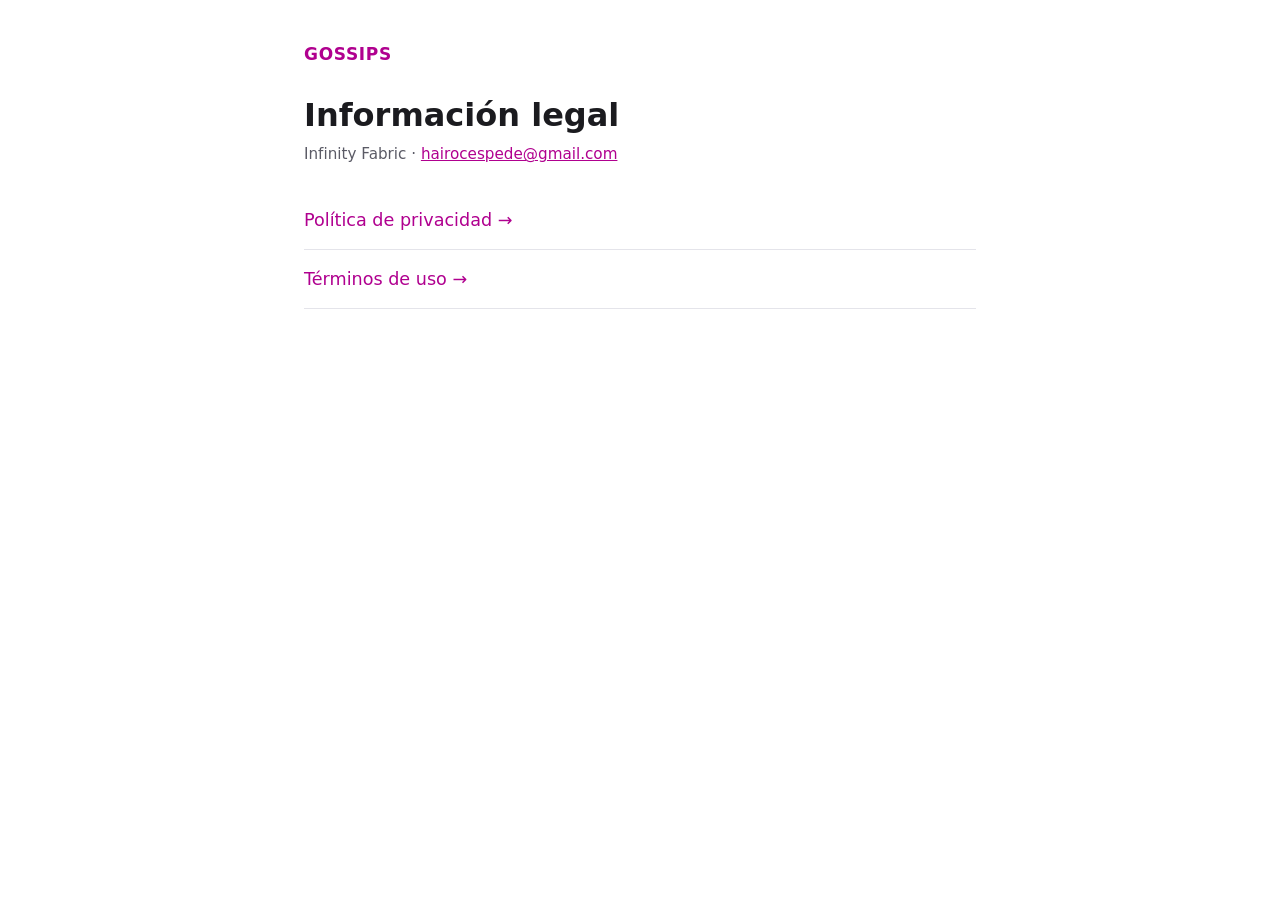
<file: index.html>
<!doctype html>
<html lang="es">
<head>
  <meta charset="utf-8">
  <meta name="viewport" content="width=device-width, initial-scale=1">
  <title>Gossips · Legal</title>
  <link rel="stylesheet" href="estilo.css">
</head>
<body>
  <main>
    <span class="marca">GOSSIPS</span>
    <h1>Información legal</h1>
    <p class="meta">Infinity Fabric · <a href="mailto:hairocespede@gmail.com">hairocespede@gmail.com</a></p>

    <nav class="indice">
      <a href="privacidad/">Política de privacidad →</a>
      <a href="terminos/">Términos de uso →</a>
    </nav>
  </main>
</body>
</html>
</file>
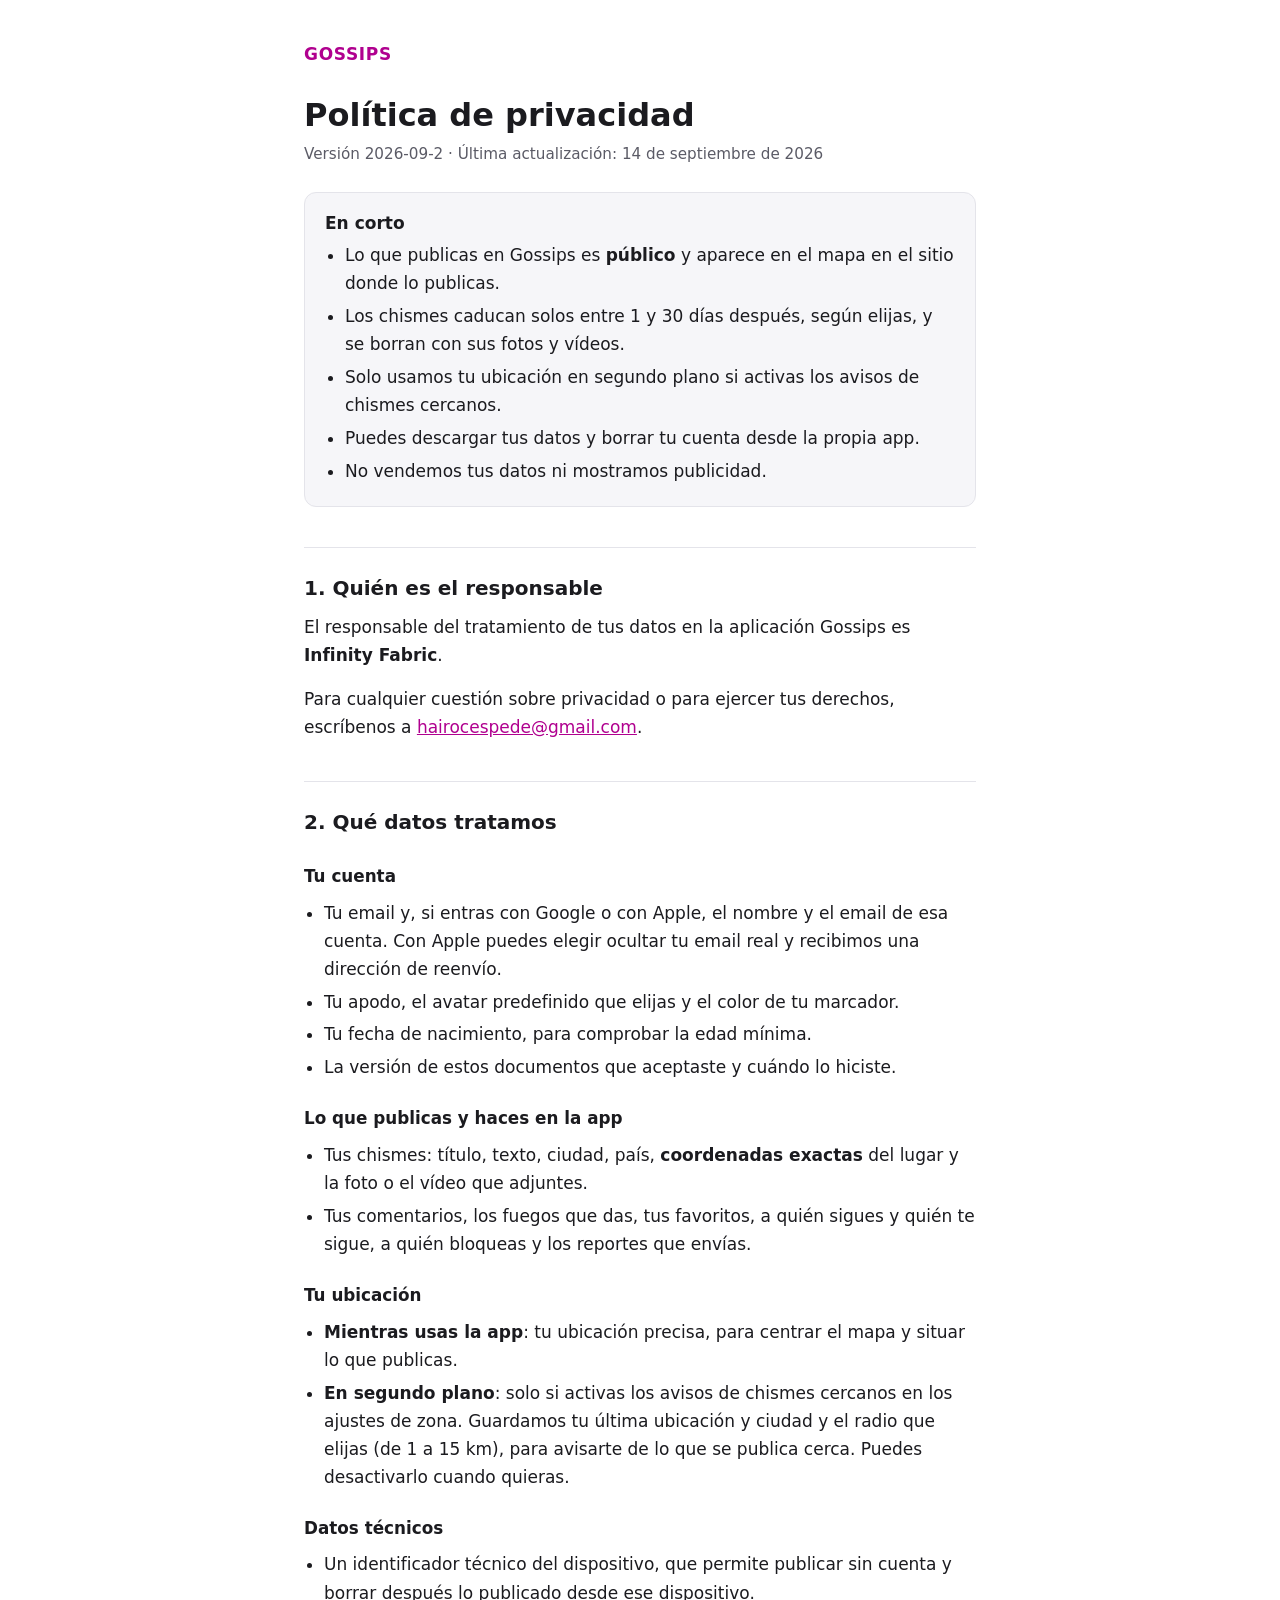
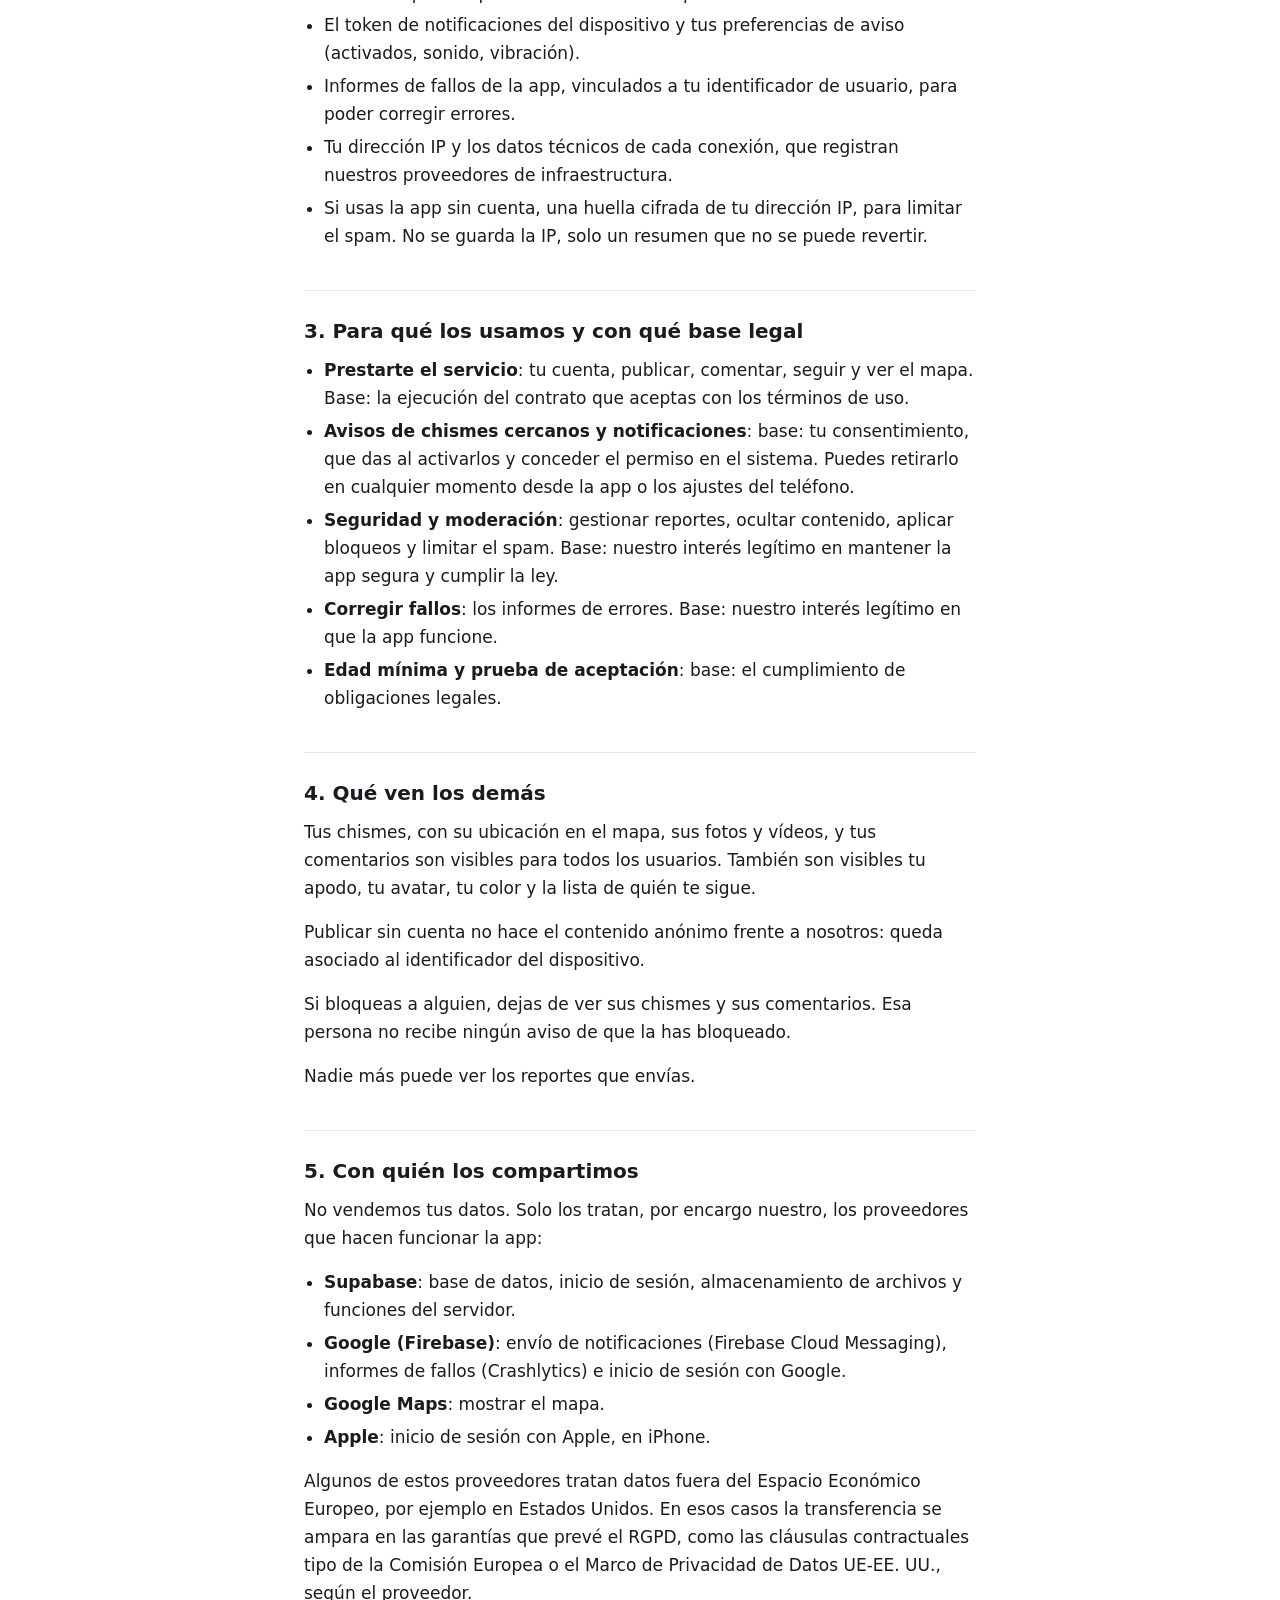
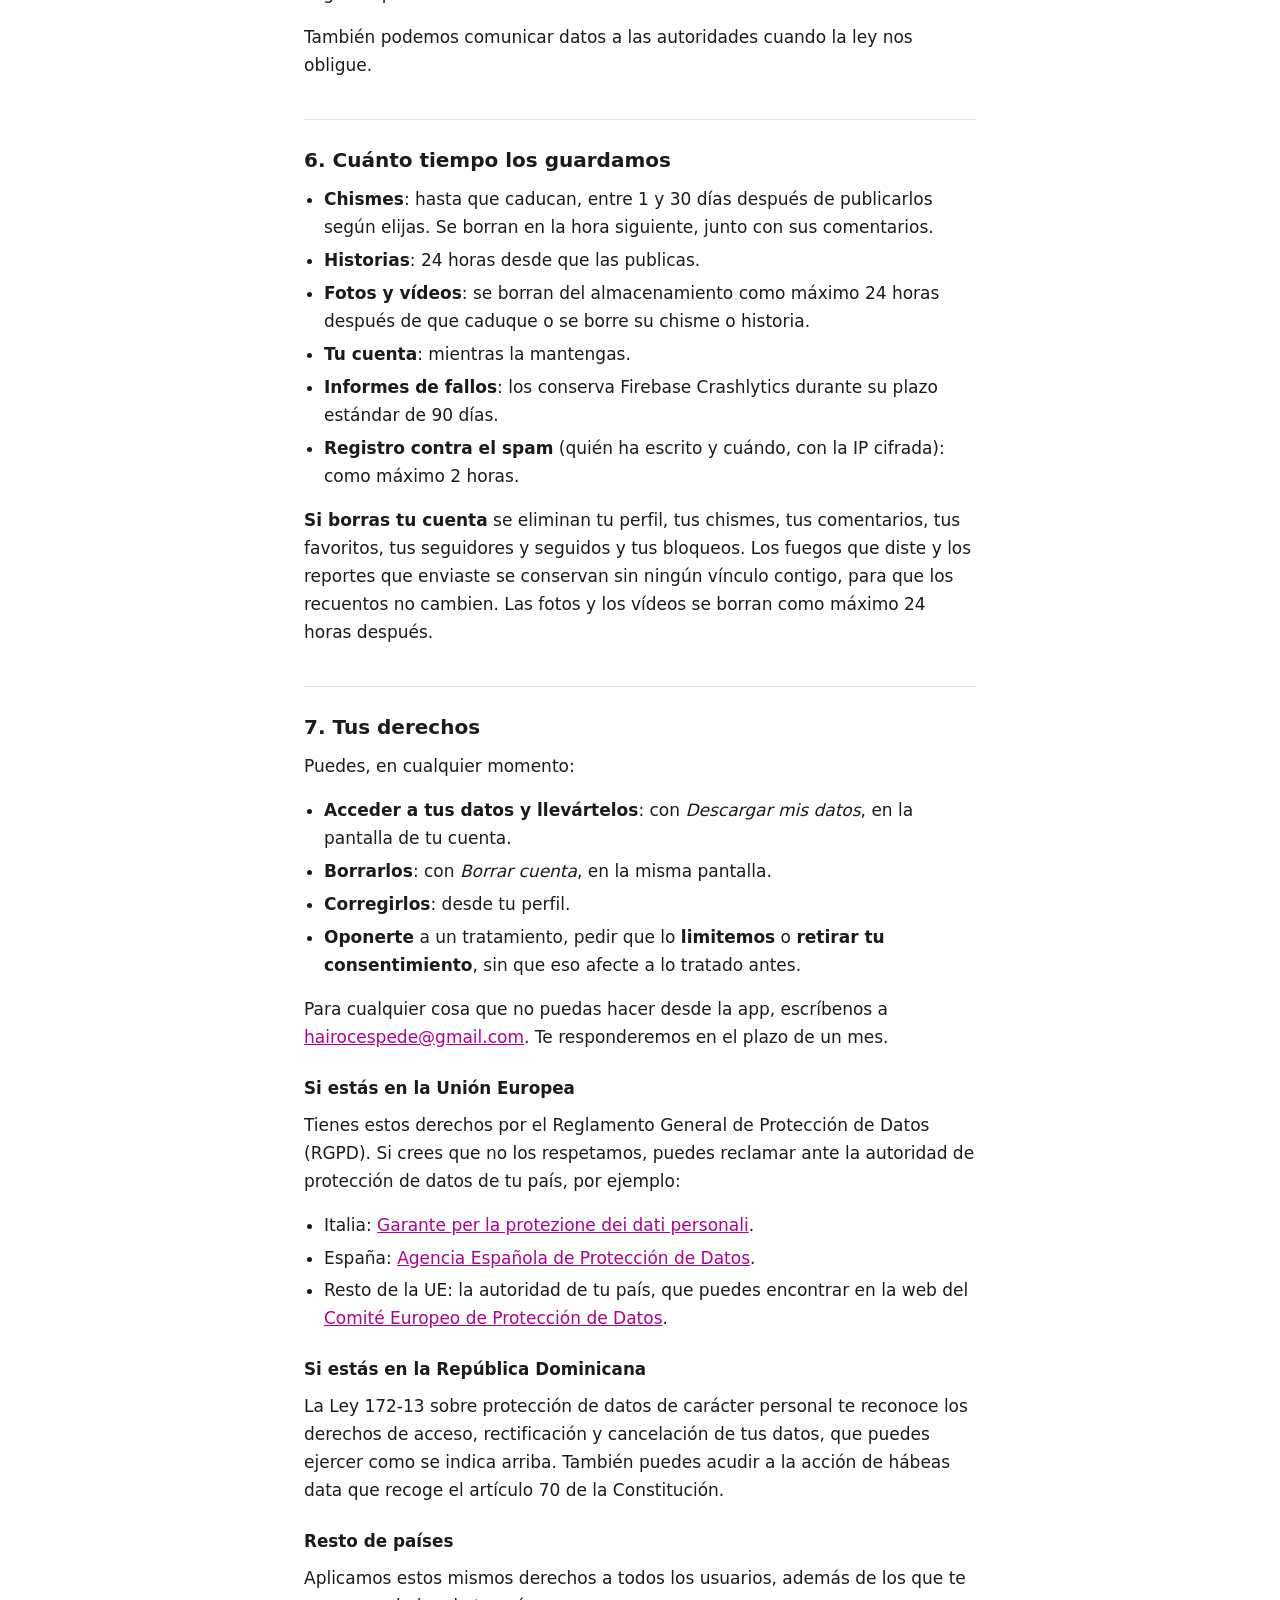
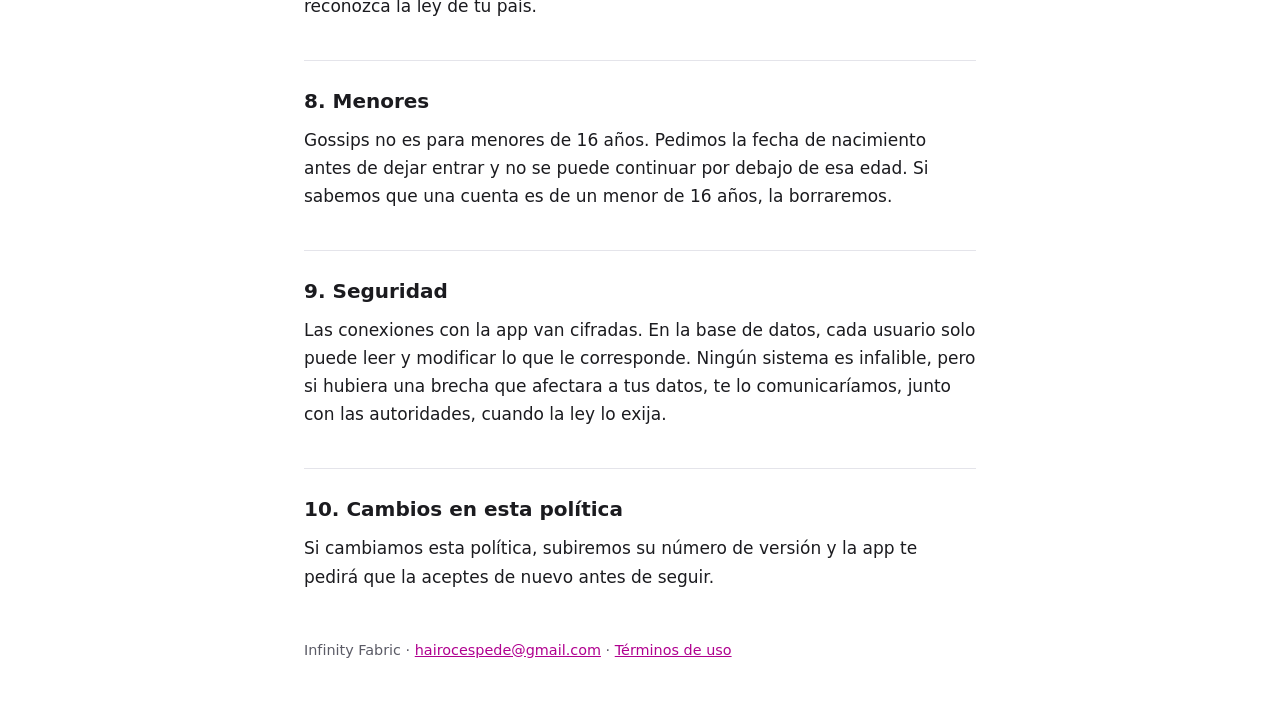
<file: privacidad/index.html>
<!doctype html>
<html lang="es">
<head>
  <meta charset="utf-8">
  <meta name="viewport" content="width=device-width, initial-scale=1">
  <title>Política de privacidad · Gossips</title>
  <link rel="stylesheet" href="../estilo.css">
</head>
<body>
  <main>
    <a class="marca" href="../">GOSSIPS</a>
    <h1>Política de privacidad</h1>
    <p class="meta">Versión 2026-09-2 · Última actualización: 14 de septiembre de 2026</p>

    <div class="resumen">
      <strong>En corto</strong>
      <ul>
        <li>Lo que publicas en Gossips es <strong>público</strong> y aparece en el mapa en el sitio donde lo publicas.</li>
        <li>Los chismes caducan solos entre 1 y 30 días después, según elijas, y se borran con sus fotos y vídeos.</li>
        <li>Solo usamos tu ubicación en segundo plano si activas los avisos de chismes cercanos.</li>
        <li>Puedes descargar tus datos y borrar tu cuenta desde la propia app.</li>
        <li>No vendemos tus datos ni mostramos publicidad.</li>
      </ul>
    </div>

    <h2>1. Quién es el responsable</h2>
    <p>El responsable del tratamiento de tus datos en la aplicación Gossips es <strong>Infinity Fabric</strong>.</p>
    <p>Para cualquier cuestión sobre privacidad o para ejercer tus derechos, escríbenos a <a href="mailto:hairocespede@gmail.com">hairocespede@gmail.com</a>.</p>

    <h2>2. Qué datos tratamos</h2>

    <h3>Tu cuenta</h3>
    <ul>
      <li>Tu email y, si entras con Google o con Apple, el nombre y el email de esa cuenta. Con Apple puedes elegir ocultar tu email real y recibimos una dirección de reenvío.</li>
      <li>Tu apodo, el avatar predefinido que elijas y el color de tu marcador.</li>
      <li>Tu fecha de nacimiento, para comprobar la edad mínima.</li>
      <li>La versión de estos documentos que aceptaste y cuándo lo hiciste.</li>
    </ul>

    <h3>Lo que publicas y haces en la app</h3>
    <ul>
      <li>Tus chismes: título, texto, ciudad, país, <strong>coordenadas exactas</strong> del lugar y la foto o el vídeo que adjuntes.</li>
      <li>Tus comentarios, los fuegos que das, tus favoritos, a quién sigues y quién te sigue, a quién bloqueas y los reportes que envías.</li>
    </ul>

    <h3>Tu ubicación</h3>
    <ul>
      <li><strong>Mientras usas la app</strong>: tu ubicación precisa, para centrar el mapa y situar lo que publicas.</li>
      <li><strong>En segundo plano</strong>: solo si activas los avisos de chismes cercanos en los ajustes de zona. Guardamos tu última ubicación y ciudad y el radio que elijas (de 1 a 15 km), para avisarte de lo que se publica cerca. Puedes desactivarlo cuando quieras.</li>
    </ul>

    <h3>Datos técnicos</h3>
    <ul>
      <li>Un identificador técnico del dispositivo, que permite publicar sin cuenta y borrar después lo publicado desde ese dispositivo.</li>
      <li>El token de notificaciones del dispositivo y tus preferencias de aviso (activados, sonido, vibración).</li>
      <li>Informes de fallos de la app, vinculados a tu identificador de usuario, para poder corregir errores.</li>
      <li>Tu dirección IP y los datos técnicos de cada conexión, que registran nuestros proveedores de infraestructura.</li>
      <li>Si usas la app sin cuenta, una huella cifrada de tu dirección IP, para limitar el spam. No se guarda la IP, solo un resumen que no se puede revertir.</li>
    </ul>

    <h2>3. Para qué los usamos y con qué base legal</h2>
    <ul>
      <li><strong>Prestarte el servicio</strong>: tu cuenta, publicar, comentar, seguir y ver el mapa. Base: la ejecución del contrato que aceptas con los términos de uso.</li>
      <li><strong>Avisos de chismes cercanos y notificaciones</strong>: base: tu consentimiento, que das al activarlos y conceder el permiso en el sistema. Puedes retirarlo en cualquier momento desde la app o los ajustes del teléfono.</li>
      <li><strong>Seguridad y moderación</strong>: gestionar reportes, ocultar contenido, aplicar bloqueos y limitar el spam. Base: nuestro interés legítimo en mantener la app segura y cumplir la ley.</li>
      <li><strong>Corregir fallos</strong>: los informes de errores. Base: nuestro interés legítimo en que la app funcione.</li>
      <li><strong>Edad mínima y prueba de aceptación</strong>: base: el cumplimiento de obligaciones legales.</li>
    </ul>

    <h2>4. Qué ven los demás</h2>
    <p>Tus chismes, con su ubicación en el mapa, sus fotos y vídeos, y tus comentarios son visibles para todos los usuarios. También son visibles tu apodo, tu avatar, tu color y la lista de quién te sigue.</p>
    <p>Publicar sin cuenta no hace el contenido anónimo frente a nosotros: queda asociado al identificador del dispositivo.</p>
    <p>Si bloqueas a alguien, dejas de ver sus chismes y sus comentarios. Esa persona no recibe ningún aviso de que la has bloqueado.</p>
    <p>Nadie más puede ver los reportes que envías.</p>

    <h2>5. Con quién los compartimos</h2>
    <p>No vendemos tus datos. Solo los tratan, por encargo nuestro, los proveedores que hacen funcionar la app:</p>
    <ul>
      <li><strong>Supabase</strong>: base de datos, inicio de sesión, almacenamiento de archivos y funciones del servidor.</li>
      <li><strong>Google (Firebase)</strong>: envío de notificaciones (Firebase Cloud Messaging), informes de fallos (Crashlytics) e inicio de sesión con Google.</li>
      <li><strong>Google Maps</strong>: mostrar el mapa.</li>
      <li><strong>Apple</strong>: inicio de sesión con Apple, en iPhone.</li>
    </ul>
    <p>Algunos de estos proveedores tratan datos fuera del Espacio Económico Europeo, por ejemplo en Estados Unidos. En esos casos la transferencia se ampara en las garantías que prevé el RGPD, como las cláusulas contractuales tipo de la Comisión Europea o el Marco de Privacidad de Datos UE-EE. UU., según el proveedor.</p>
    <p>También podemos comunicar datos a las autoridades cuando la ley nos obligue.</p>

    <h2>6. Cuánto tiempo los guardamos</h2>
    <ul>
      <li><strong>Chismes</strong>: hasta que caducan, entre 1 y 30 días después de publicarlos según elijas. Se borran en la hora siguiente, junto con sus comentarios.</li>
      <li><strong>Historias</strong>: 24 horas desde que las publicas.</li>
      <li><strong>Fotos y vídeos</strong>: se borran del almacenamiento como máximo 24 horas después de que caduque o se borre su chisme o historia.</li>
      <li><strong>Tu cuenta</strong>: mientras la mantengas.</li>
      <li><strong>Informes de fallos</strong>: los conserva Firebase Crashlytics durante su plazo estándar de 90 días.</li>
      <li><strong>Registro contra el spam</strong> (quién ha escrito y cuándo, con la IP cifrada): como máximo 2 horas.</li>
    </ul>
    <p><strong>Si borras tu cuenta</strong> se eliminan tu perfil, tus chismes, tus comentarios, tus favoritos, tus seguidores y seguidos y tus bloqueos. Los fuegos que diste y los reportes que enviaste se conservan sin ningún vínculo contigo, para que los recuentos no cambien. Las fotos y los vídeos se borran como máximo 24 horas después.</p>

    <h2>7. Tus derechos</h2>
    <p>Puedes, en cualquier momento:</p>
    <ul>
      <li><strong>Acceder a tus datos y llevártelos</strong>: con <em>Descargar mis datos</em>, en la pantalla de tu cuenta.</li>
      <li><strong>Borrarlos</strong>: con <em>Borrar cuenta</em>, en la misma pantalla.</li>
      <li><strong>Corregirlos</strong>: desde tu perfil.</li>
      <li><strong>Oponerte</strong> a un tratamiento, pedir que lo <strong>limitemos</strong> o <strong>retirar tu consentimiento</strong>, sin que eso afecte a lo tratado antes.</li>
    </ul>
    <p>Para cualquier cosa que no puedas hacer desde la app, escríbenos a <a href="mailto:hairocespede@gmail.com">hairocespede@gmail.com</a>. Te responderemos en el plazo de un mes.</p>

    <h3>Si estás en la Unión Europea</h3>
    <p>Tienes estos derechos por el Reglamento General de Protección de Datos (RGPD). Si crees que no los respetamos, puedes reclamar ante la autoridad de protección de datos de tu país, por ejemplo:</p>
    <ul>
      <li>Italia: <a href="https://www.garanteprivacy.it">Garante per la protezione dei dati personali</a>.</li>
      <li>España: <a href="https://www.aepd.es">Agencia Española de Protección de Datos</a>.</li>
      <li>Resto de la UE: la autoridad de tu país, que puedes encontrar en la web del <a href="https://www.edpb.europa.eu/about-edpb/about-edpb/members_es">Comité Europeo de Protección de Datos</a>.</li>
    </ul>

    <h3>Si estás en la República Dominicana</h3>
    <p>La Ley 172-13 sobre protección de datos de carácter personal te reconoce los derechos de acceso, rectificación y cancelación de tus datos, que puedes ejercer como se indica arriba. También puedes acudir a la acción de hábeas data que recoge el artículo 70 de la Constitución.</p>

    <h3>Resto de países</h3>
    <p>Aplicamos estos mismos derechos a todos los usuarios, además de los que te reconozca la ley de tu país.</p>

    <h2>8. Menores</h2>
    <p>Gossips no es para menores de 16 años. Pedimos la fecha de nacimiento antes de dejar entrar y no se puede continuar por debajo de esa edad. Si sabemos que una cuenta es de un menor de 16 años, la borraremos.</p>

    <h2>9. Seguridad</h2>
    <p>Las conexiones con la app van cifradas. En la base de datos, cada usuario solo puede leer y modificar lo que le corresponde. Ningún sistema es infalible, pero si hubiera una brecha que afectara a tus datos, te lo comunicaríamos, junto con las autoridades, cuando la ley lo exija.</p>

    <h2>10. Cambios en esta política</h2>
    <p>Si cambiamos esta política, subiremos su número de versión y la app te pedirá que la aceptes de nuevo antes de seguir.</p>

    <footer>
      Infinity Fabric · <a href="mailto:hairocespede@gmail.com">hairocespede@gmail.com</a> · <a href="../terminos/">Términos de uso</a>
    </footer>
  </main>
</body>
</html>
</file>
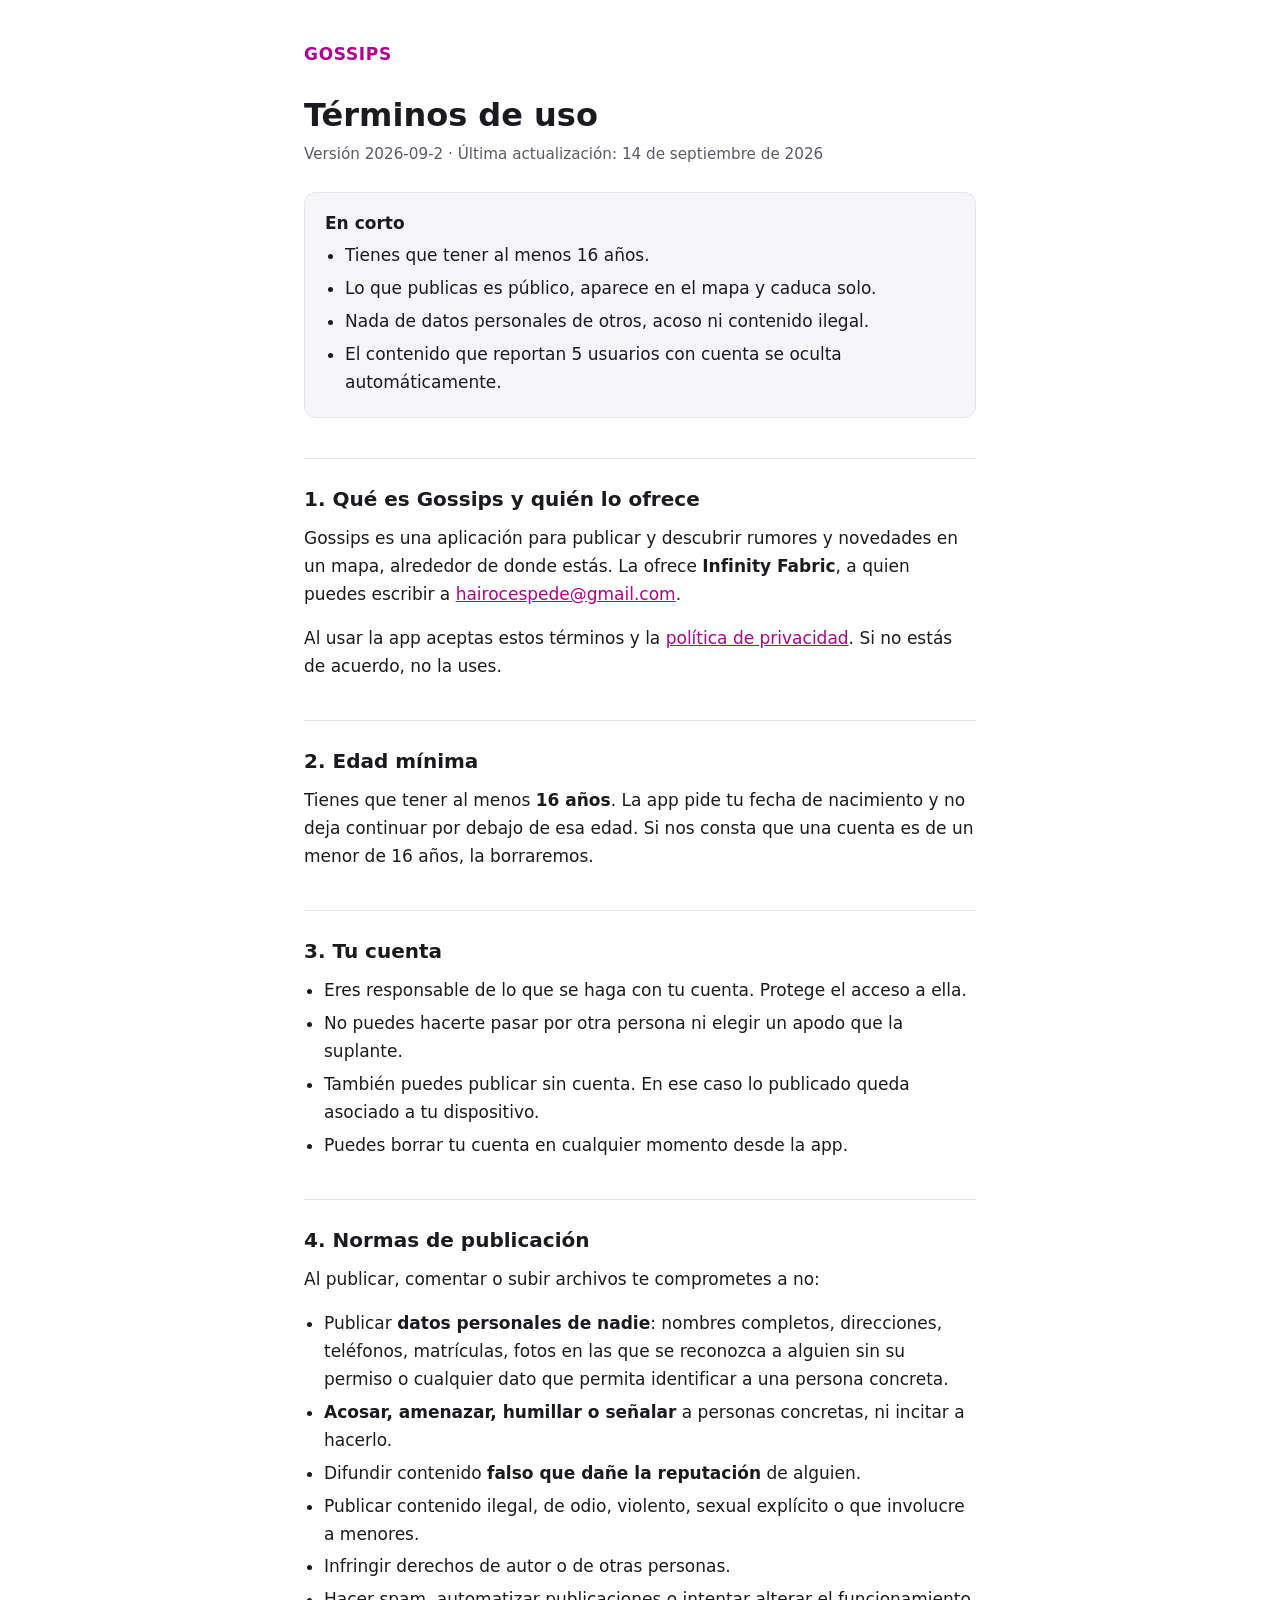
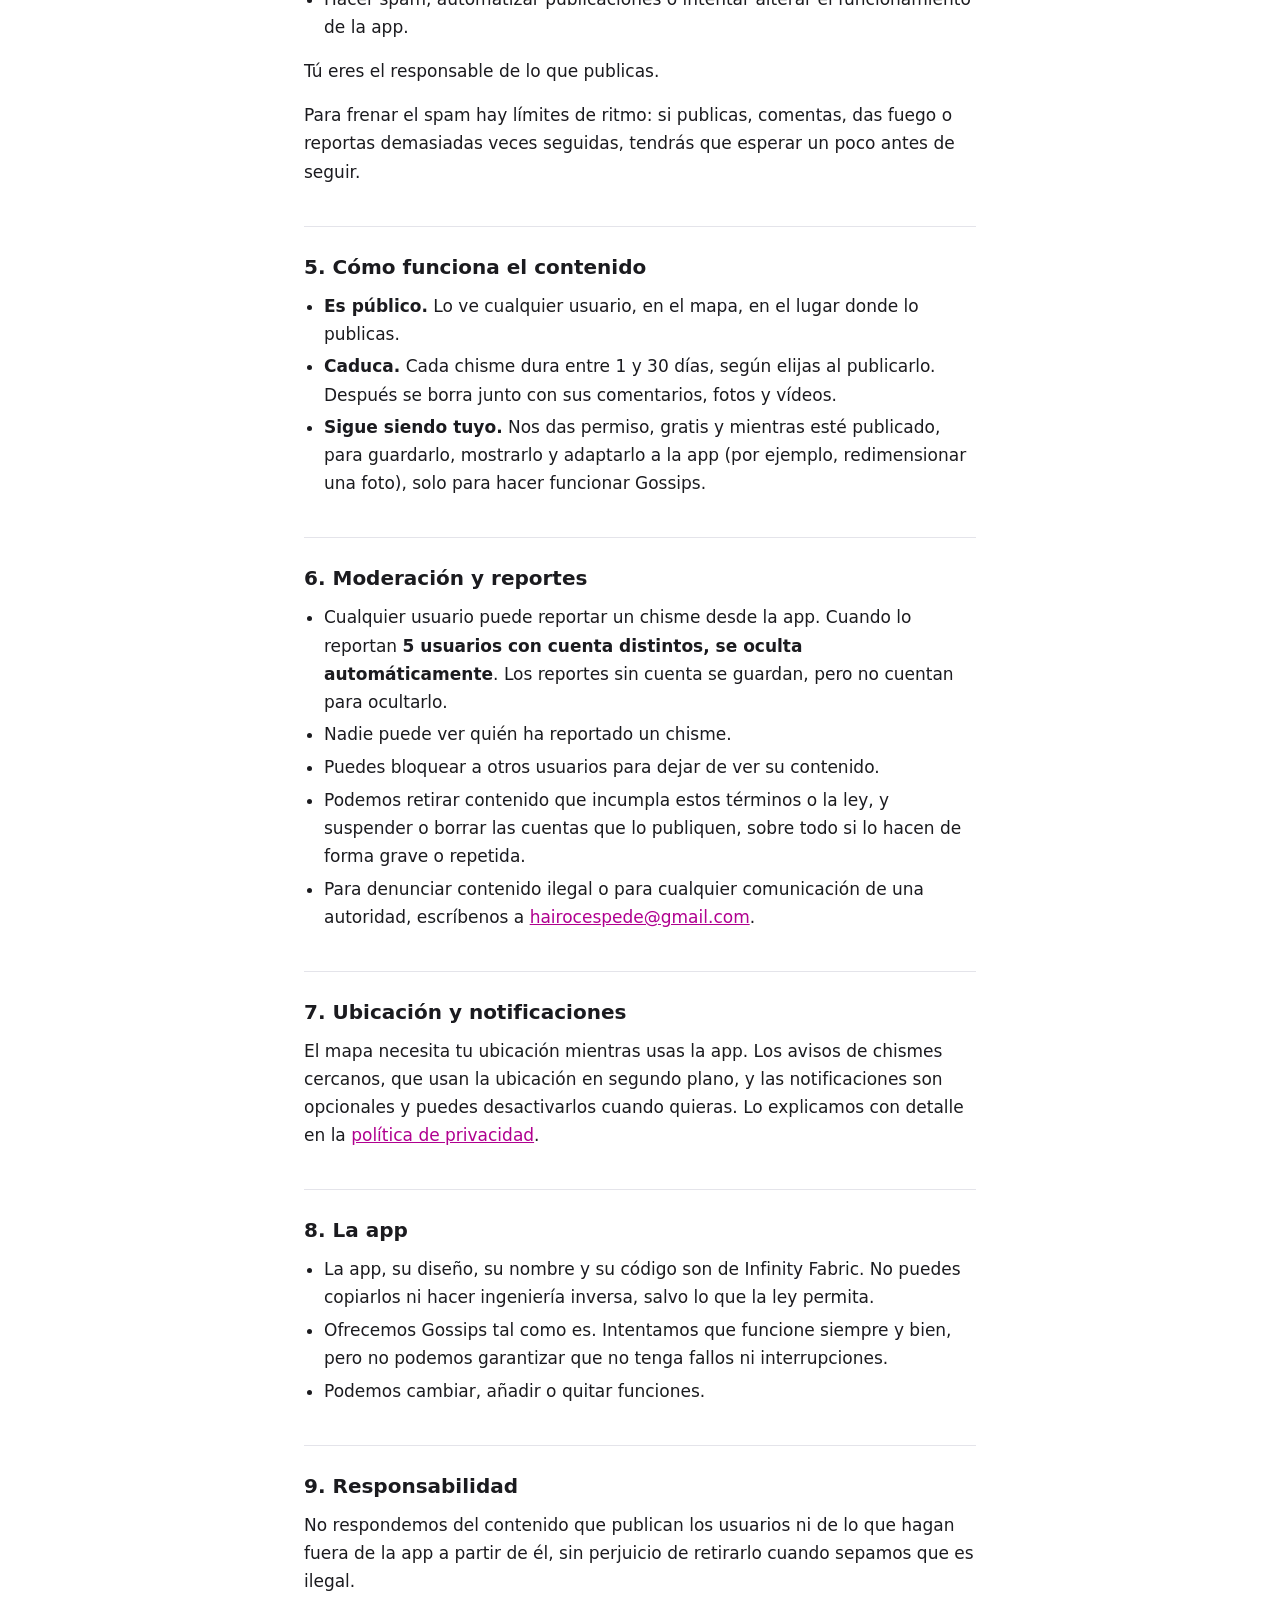
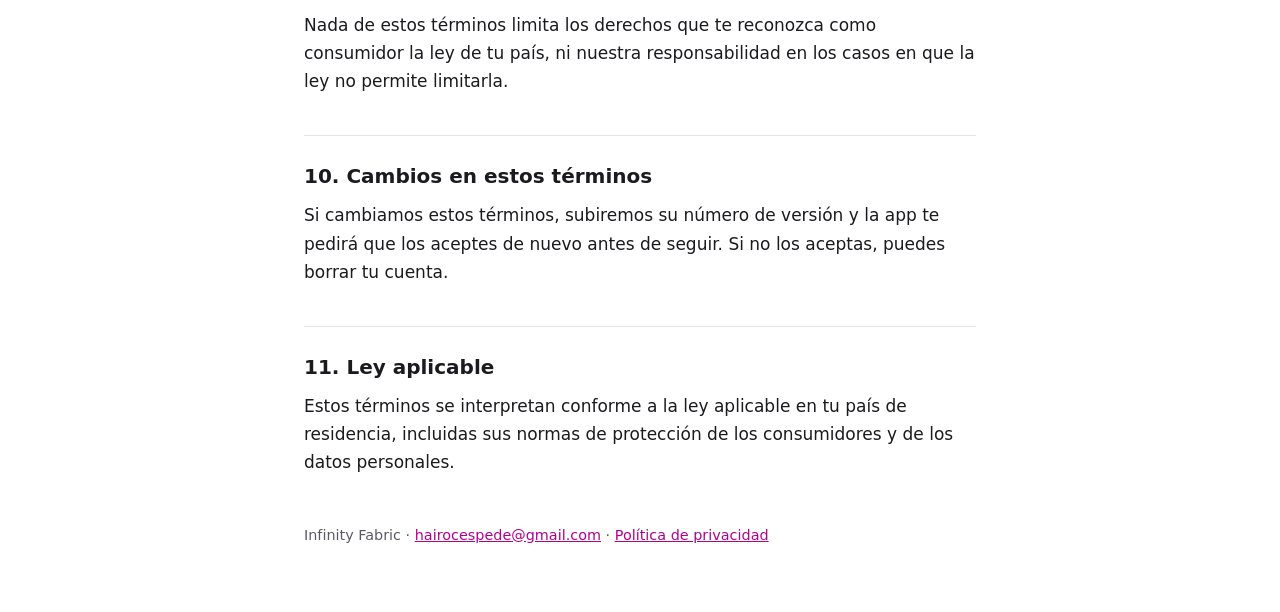
<file: terminos/index.html>
<!doctype html>
<html lang="es">
<head>
  <meta charset="utf-8">
  <meta name="viewport" content="width=device-width, initial-scale=1">
  <title>Términos de uso · Gossips</title>
  <link rel="stylesheet" href="../estilo.css">
</head>
<body>
  <main>
    <a class="marca" href="../">GOSSIPS</a>
    <h1>Términos de uso</h1>
    <p class="meta">Versión 2026-09-2 · Última actualización: 14 de septiembre de 2026</p>

    <div class="resumen">
      <strong>En corto</strong>
      <ul>
        <li>Tienes que tener al menos 16 años.</li>
        <li>Lo que publicas es público, aparece en el mapa y caduca solo.</li>
        <li>Nada de datos personales de otros, acoso ni contenido ilegal.</li>
        <li>El contenido que reportan 5 usuarios con cuenta se oculta automáticamente.</li>
      </ul>
    </div>

    <h2>1. Qué es Gossips y quién lo ofrece</h2>
    <p>Gossips es una aplicación para publicar y descubrir rumores y novedades en un mapa, alrededor de donde estás. La ofrece <strong>Infinity Fabric</strong>, a quien puedes escribir a <a href="mailto:hairocespede@gmail.com">hairocespede@gmail.com</a>.</p>
    <p>Al usar la app aceptas estos términos y la <a href="../privacidad/">política de privacidad</a>. Si no estás de acuerdo, no la uses.</p>

    <h2>2. Edad mínima</h2>
    <p>Tienes que tener al menos <strong>16 años</strong>. La app pide tu fecha de nacimiento y no deja continuar por debajo de esa edad. Si nos consta que una cuenta es de un menor de 16 años, la borraremos.</p>

    <h2>3. Tu cuenta</h2>
    <ul>
      <li>Eres responsable de lo que se haga con tu cuenta. Protege el acceso a ella.</li>
      <li>No puedes hacerte pasar por otra persona ni elegir un apodo que la suplante.</li>
      <li>También puedes publicar sin cuenta. En ese caso lo publicado queda asociado a tu dispositivo.</li>
      <li>Puedes borrar tu cuenta en cualquier momento desde la app.</li>
    </ul>

    <h2>4. Normas de publicación</h2>
    <p>Al publicar, comentar o subir archivos te comprometes a no:</p>
    <ul>
      <li>Publicar <strong>datos personales de nadie</strong>: nombres completos, direcciones, teléfonos, matrículas, fotos en las que se reconozca a alguien sin su permiso o cualquier dato que permita identificar a una persona concreta.</li>
      <li><strong>Acosar, amenazar, humillar o señalar</strong> a personas concretas, ni incitar a hacerlo.</li>
      <li>Difundir contenido <strong>falso que dañe la reputación</strong> de alguien.</li>
      <li>Publicar contenido ilegal, de odio, violento, sexual explícito o que involucre a menores.</li>
      <li>Infringir derechos de autor o de otras personas.</li>
      <li>Hacer spam, automatizar publicaciones o intentar alterar el funcionamiento de la app.</li>
    </ul>
    <p>Tú eres el responsable de lo que publicas.</p>
    <p>Para frenar el spam hay límites de ritmo: si publicas, comentas, das fuego o reportas demasiadas veces seguidas, tendrás que esperar un poco antes de seguir.</p>

    <h2>5. Cómo funciona el contenido</h2>
    <ul>
      <li><strong>Es público.</strong> Lo ve cualquier usuario, en el mapa, en el lugar donde lo publicas.</li>
      <li><strong>Caduca.</strong> Cada chisme dura entre 1 y 30 días, según elijas al publicarlo. Después se borra junto con sus comentarios, fotos y vídeos.</li>
      <li><strong>Sigue siendo tuyo.</strong> Nos das permiso, gratis y mientras esté publicado, para guardarlo, mostrarlo y adaptarlo a la app (por ejemplo, redimensionar una foto), solo para hacer funcionar Gossips.</li>
    </ul>

    <h2>6. Moderación y reportes</h2>
    <ul>
      <li>Cualquier usuario puede reportar un chisme desde la app. Cuando lo reportan <strong>5 usuarios con cuenta distintos, se oculta automáticamente</strong>. Los reportes sin cuenta se guardan, pero no cuentan para ocultarlo.</li>
      <li>Nadie puede ver quién ha reportado un chisme.</li>
      <li>Puedes bloquear a otros usuarios para dejar de ver su contenido.</li>
      <li>Podemos retirar contenido que incumpla estos términos o la ley, y suspender o borrar las cuentas que lo publiquen, sobre todo si lo hacen de forma grave o repetida.</li>
      <li>Para denunciar contenido ilegal o para cualquier comunicación de una autoridad, escríbenos a <a href="mailto:hairocespede@gmail.com">hairocespede@gmail.com</a>.</li>
    </ul>

    <h2>7. Ubicación y notificaciones</h2>
    <p>El mapa necesita tu ubicación mientras usas la app. Los avisos de chismes cercanos, que usan la ubicación en segundo plano, y las notificaciones son opcionales y puedes desactivarlos cuando quieras. Lo explicamos con detalle en la <a href="../privacidad/">política de privacidad</a>.</p>

    <h2>8. La app</h2>
    <ul>
      <li>La app, su diseño, su nombre y su código son de Infinity Fabric. No puedes copiarlos ni hacer ingeniería inversa, salvo lo que la ley permita.</li>
      <li>Ofrecemos Gossips tal como es. Intentamos que funcione siempre y bien, pero no podemos garantizar que no tenga fallos ni interrupciones.</li>
      <li>Podemos cambiar, añadir o quitar funciones.</li>
    </ul>

    <h2>9. Responsabilidad</h2>
    <p>No respondemos del contenido que publican los usuarios ni de lo que hagan fuera de la app a partir de él, sin perjuicio de retirarlo cuando sepamos que es ilegal.</p>
    <p>Nada de estos términos limita los derechos que te reconozca como consumidor la ley de tu país, ni nuestra responsabilidad en los casos en que la ley no permite limitarla.</p>

    <h2>10. Cambios en estos términos</h2>
    <p>Si cambiamos estos términos, subiremos su número de versión y la app te pedirá que los aceptes de nuevo antes de seguir. Si no los aceptas, puedes borrar tu cuenta.</p>

    <h2>11. Ley aplicable</h2>
    <p>Estos términos se interpretan conforme a la ley aplicable en tu país de residencia, incluidas sus normas de protección de los consumidores y de los datos personales.</p>

    <footer>
      Infinity Fabric · <a href="mailto:hairocespede@gmail.com">hairocespede@gmail.com</a> · <a href="../privacidad/">Política de privacidad</a>
    </footer>
  </main>
</body>
</html>
</file>
<file: estilo.css>
:root {
  --fondo: #ffffff;
  --texto: #1b1b1f;
  --suave: #5b5b66;
  --acento: #b0008f;
  --linea: #e4e4ea;
  --caja: #f6f6f9;
}

@media (prefers-color-scheme: dark) {
  :root {
    --fondo: #0b0b0d;
    --texto: #ececf1;
    --suave: #a3a3ae;
    --acento: #ff5ce6;
    --linea: #26262c;
    --caja: #141418;
  }
}

* { box-sizing: border-box; }

html { -webkit-text-size-adjust: 100%; }

body {
  margin: 0;
  padding: 2.5rem 1.25rem 4rem;
  background: var(--fondo);
  color: var(--texto);
  font: 17px/1.65 system-ui, -apple-system, "Segoe UI", Roboto, "Helvetica Neue", Arial, sans-serif;
}

main { max-width: 42rem; margin: 0 auto; }

.marca {
  display: inline-block;
  margin-bottom: 1.75rem;
  color: var(--acento);
  font-weight: 700;
  letter-spacing: 0.04em;
  text-decoration: none;
}

h1 { font-size: 2rem; line-height: 1.2; margin: 0 0 0.5rem; }
h2 { font-size: 1.25rem; margin: 2.5rem 0 0.5rem; padding-top: 1.5rem; border-top: 1px solid var(--linea); }
h3 { font-size: 1.05rem; margin: 1.5rem 0 0.25rem; }

p, ul { margin: 0.5rem 0 1rem; }
ul { padding-left: 1.25rem; }
li { margin: 0.3rem 0; }

a { color: var(--acento); }

.meta { color: var(--suave); font-size: 0.95rem; margin-bottom: 1.5rem; }

.resumen {
  background: var(--caja);
  border: 1px solid var(--linea);
  border-radius: 12px;
  padding: 1rem 1.25rem;
}

.resumen ul { margin: 0.25rem 0 0; }

.indice a { display: block; padding: 0.9rem 0; border-bottom: 1px solid var(--linea); font-size: 1.1rem; text-decoration: none; }

footer { margin-top: 3rem; color: var(--suave); font-size: 0.9rem; }
</file>
